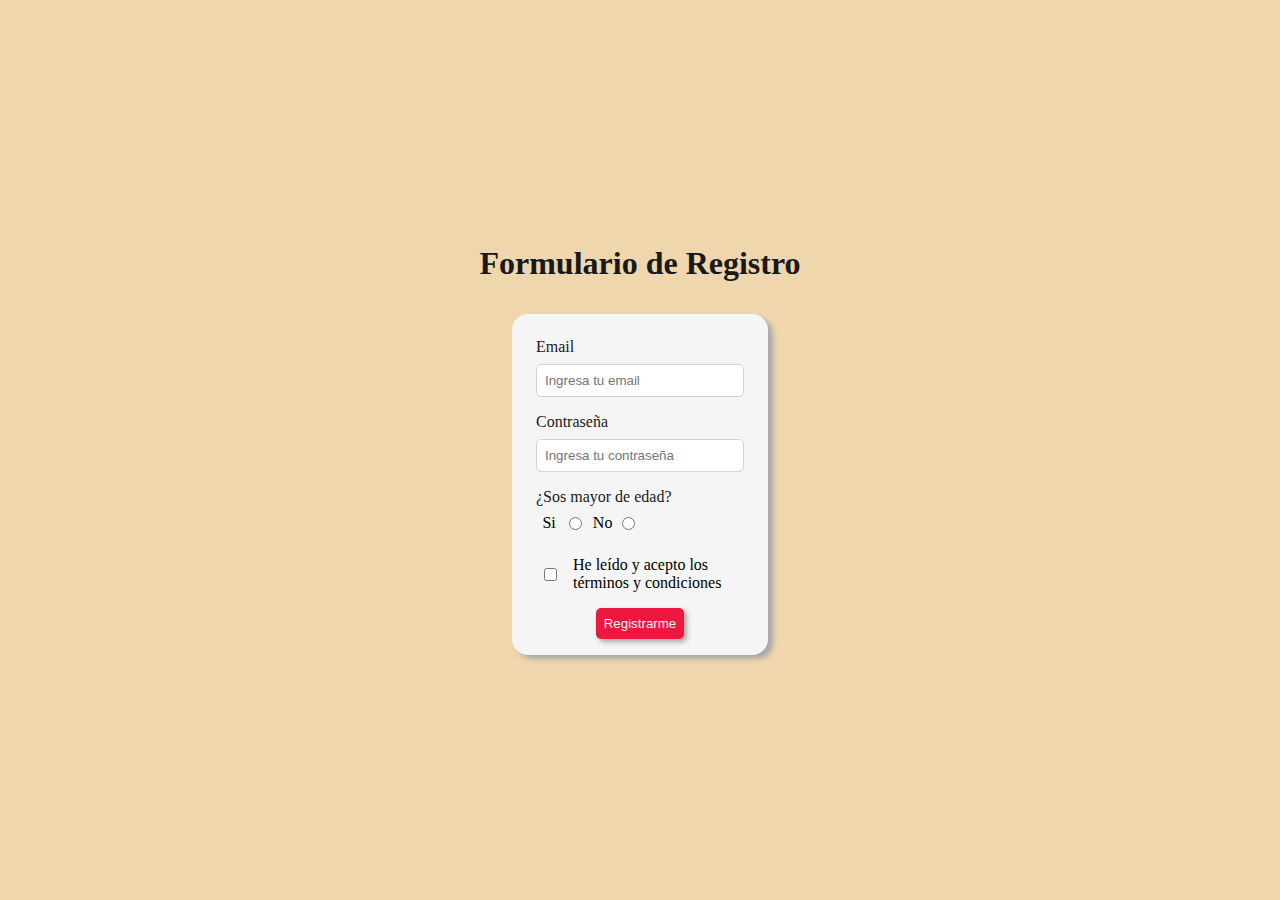
<file: Clase 11A/index.html>
<!DOCTYPE html>
<html lang="en">
  <head>
    <meta charset="UTF-8" />
    <meta http-equiv="X-UA-Compatible" content="IE=edge" />
    <meta name="viewport" content="width=device-width, initial-scale=1.0" />
    <title>Formulario JS</title>
    <link rel="stylesheet" href="./styles/styles.css" />
  </head>
  <body>
    <main>
      <h1>Formulario de Registro</h1>
      <form>
        <div class="input-container">
          <label for="email">Email</label>
          <input
            name="email"
            type="email"
            id="email-input"
            placeholder="Ingresa tu email"
          />
        </div>
        <div class="input-container">
          <label for="password">Contraseña</label>
          <input
            name="password"
            type="password"
            id="password-input"
            placeholder="Ingresa tu contraseña"
          />
        </div>
        <div class="input-container input-radio">
          <label for="legalAge">¿Sos mayor de edad?</label>
          <div class="horizontal-container">
            <div class="radio-container">
              <p>Si</p>
              <input
                name="legalAge"
                type="radio"
                value="true"
                class="age-input"
                id="age_yes"
              />
            </div>
            <div class="radio-container">
              <p>No</p>
              <input
                name="legalAge"
                type="radio"
                value="true"
                class="age-input"
                id="age_no"
              />
            </div>
          </div>
          <div class="input-container">
            <div class="horizontal-container tyc-container">
              <input name="termsAndConditions" type="checkbox" id="tyc-input" />
              <p>He leído y acepto los términos y condiciones</p>
            </div>
          </div>
        </div>
        <button class="register-btn" type="button">Registrarme</button>
      </form>
    </main>
    <script src="./scripts/index.js"></script>
  </body>
</html>
</file>
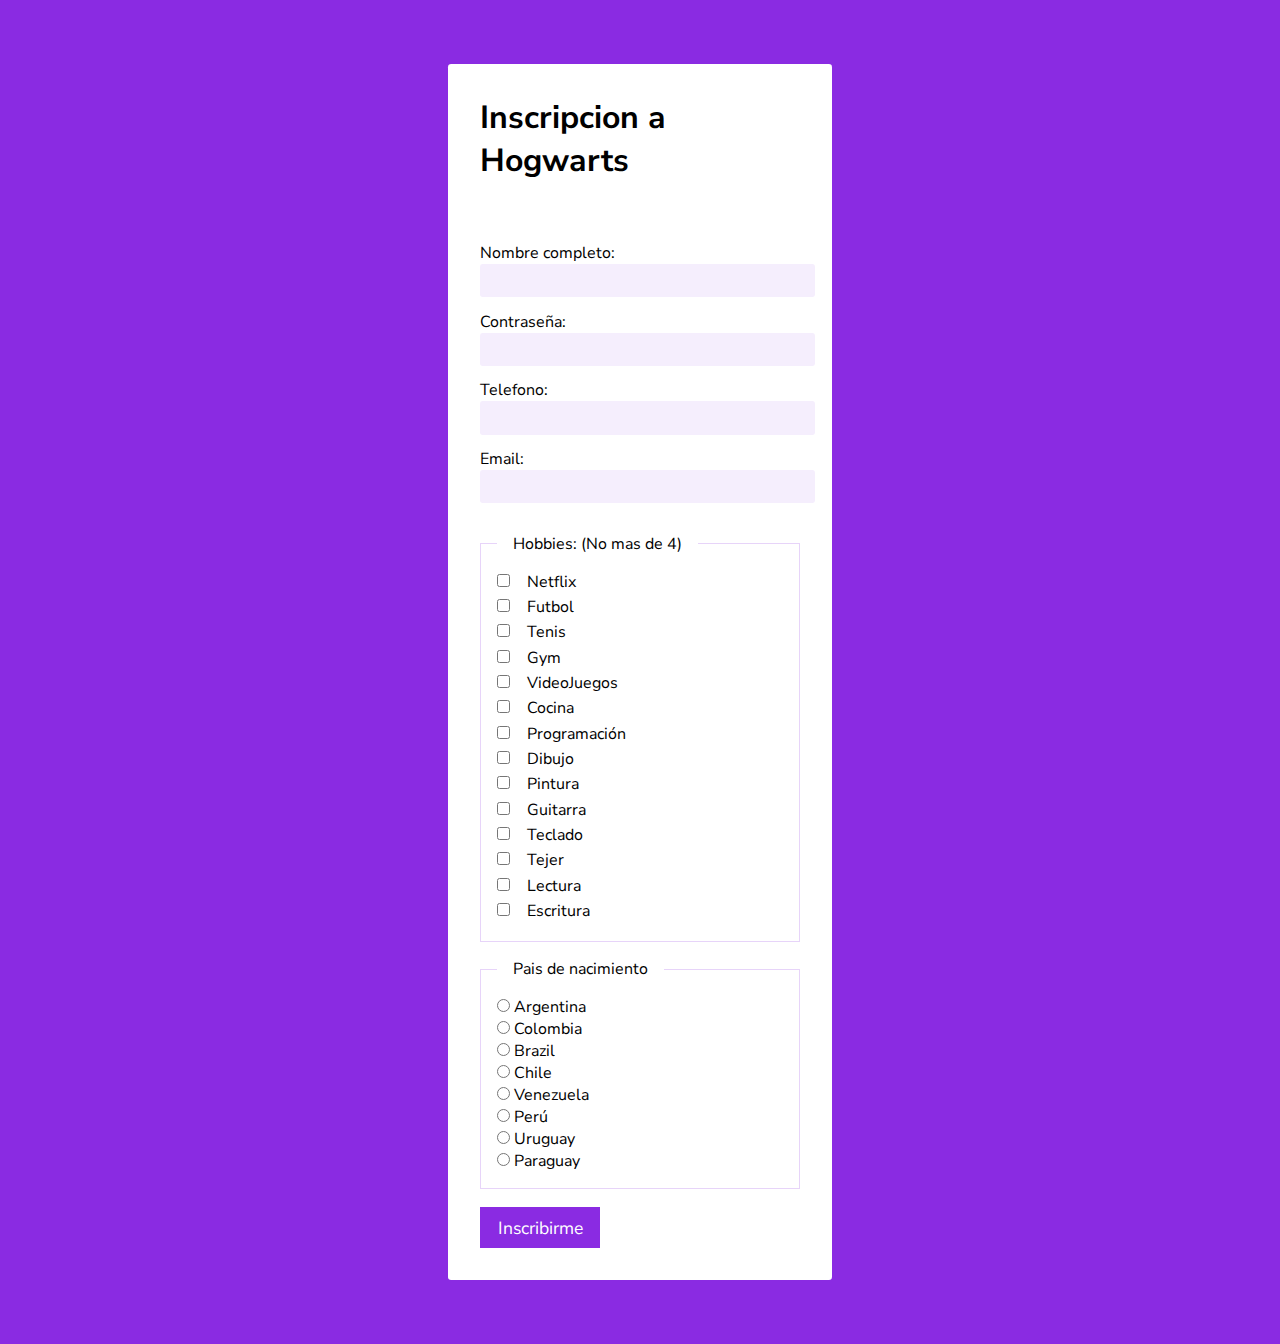
<file: Clase 12/index.html>
<!DOCTYPE html>
<html lang="en">

<head>
    <meta charset="UTF-8">
    <meta http-equiv="X-UA-Compatible" content="IE=edge">
    <meta name="viewport" content="width=device-width, initial-scale=1.0">
    <link rel="stylesheet" href="index.css">
    <title>Clase 11</title>
</head>

<body>

    <form>
        <h1>Inscripcion a Hogwarts</h1>
        <section class="errors">
        </section>
        <br>
        <br>
        <label>
      Nombre completo:
      <input type="text" class="error" name="nombre" id="nombre" autocomplete="off">
    </label>
        <label>
      Contraseña:
      <input type="password" name="pass" id="pass">
    </label>
        <label>
      Telefono:
      <input type="number" name="tel" id="tel">
    </label>
        <label>
      Email:
      <input type="email" name="email" id="email">
    </label>
        <fieldset>
            <legend>Hobbies: (No mas de 4)</legend>
            <label>
        <input type="checkbox" name="hobbies" id="hobbiesNetflix" value="Netflix">
        Netflix
      </label>
            <label>
        <input type="checkbox" name="hobbies" id="hobbiesFutbol" value="Futbol">
        Futbol
      </label>
            <label>
        <input type="checkbox" name="hobbies" id="hobbiesTenis" value="Tenis">
        Tenis
      </label>
            <label>
        <input type="checkbox" name="hobbies" id="hobbiesGym" value="Gym">
        Gym
      </label>
            <label>
        <input type="checkbox" name="hobbies" id="hobbiesVideoJuegos" value="VideoJuegos">
        VideoJuegos
      </label>
            <label>
        <input type="checkbox" name="hobbies" id="hobbiesCocina" value="Cocina">
        Cocina
      </label>
            <label>
        <input type="checkbox" name="hobbies" id="hobbiesProgramación" value="Programación">
        Programación
      </label>
            <label>
        <input type="checkbox" name="hobbies" id="hobbiesDibujo" value="Dibujo">
        Dibujo
      </label>
            <label>
        <input type="checkbox" name="hobbies" id="hobbiesPintura" value="Pintura">
        Pintura
      </label>
            <label>
        <input type="checkbox" name="hobbies" id="hobbiesGuitarra" value="Guitarra">
        Guitarra
      </label>
            <label>
        <input type="checkbox" name="hobbies" id="hobbiesTeclado" value="Teclado">
        Teclado
      </label>
            <label>
        <input type="checkbox" name="hobbies" id="hobbiesTejer" value="Tejer">
        Tejer
      </label>
            <label>
        <input type="checkbox" name="hobbies" id="Lectura" value="Lectura">
        Lectura
      </label>
            <label>
        <input type="checkbox" name="hobbies" id="hobbiesEscritura" value="Escritura">
        Escritura
      </label>
        </fieldset>

        <fieldset>
            <legend>Pais de nacimiento</legend>
            <label>
        <input type="radio" name="nacionalidad" id="nacionalidadArgentina">
        Argentina
      </label>
            <label>
        <input type="radio" name="nacionalidad" id="nacionalidadColombiana">
        Colombia
      </label>
            <label>
        <input type="radio" name="nacionalidad" id="nacionalidadBrazilera">
        Brazil
      </label>
            <label>
        <input type="radio" name="nacionalidad" id="nacionalidadChilena">
        Chile
      </label>
            <label>
        <input type="radio" name="nacionalidad" id="nacionalidadVenezolana">
        Venezuela
      </label>
            <label>
        <input type="radio" name="nacionalidad" id="nacionalidadPerú">
        Perú
      </label>
            <label>
        <input type="radio" name="nacionalidad" id="nacionalidadUruguay">
        Uruguay
      </label>
            <label>
        <input type="radio" name="nacionalidad" id="nacionalidadParaguay">
        Paraguay
      </label>
        </fieldset>

        <button>Inscribirme</button>
    </form>

    <script src="index.js"></script>
</body>

</html>
</file>
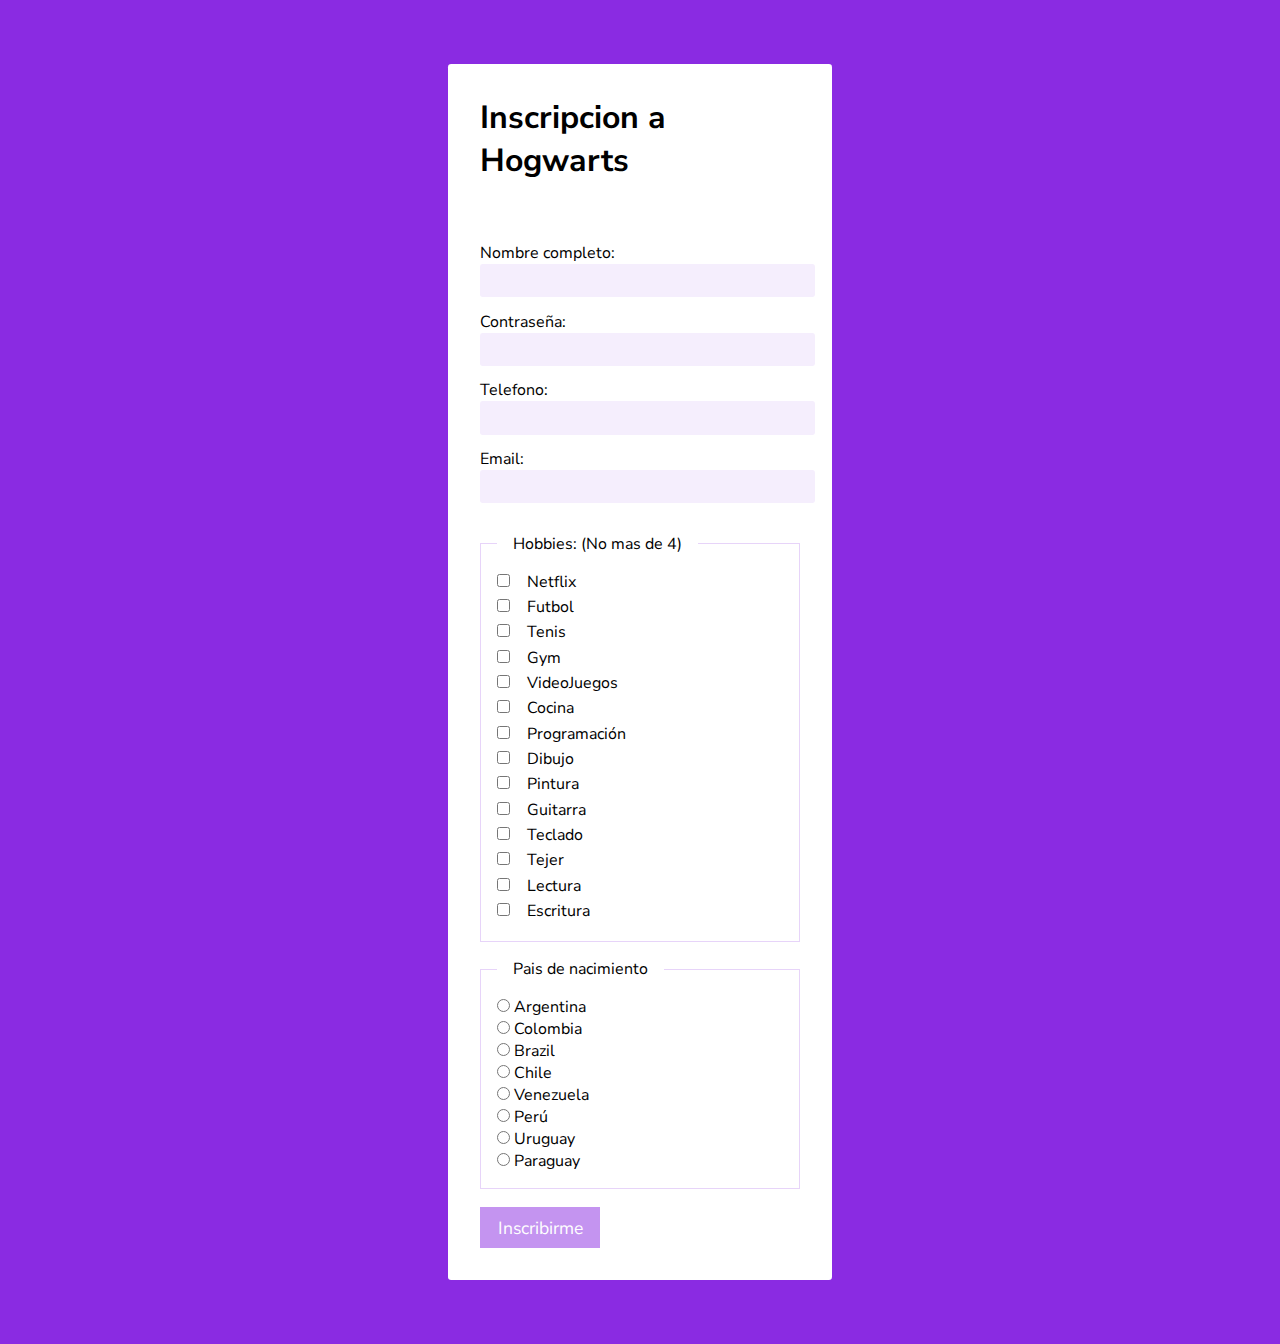
<file: Clase 13/index.html>
<!DOCTYPE html>
<html lang="en">

<head>
    <meta charset="UTF-8">
    <meta http-equiv="X-UA-Compatible" content="IE=edge">
    <meta name="viewport" content="width=device-width, initial-scale=1.0">
    <link rel="stylesheet" href="index.css">
    <title>Clase 11</title>
</head>

<body>

    <form>
        <h1>Inscripcion a Hogwarts</h1>
        <section class="errors">
        </section>
        <br>
        <br>
        <label>
      Nombre completo:
      <input type="text" class="error" name="nombre" id="nombre" autocomplete="off">
    </label>
        <label>
      Contraseña:
      <input type="password" name="pass" id="pass">
    </label>
        <label>
      Telefono:
      <input type="number" name="tel" id="tel">
    </label>
        <label>
      Email:
      <input type="email" name="email" id="email">
    </label>
        <fieldset>
            <legend>Hobbies: (No mas de 4)</legend>
            <label>
        <input type="checkbox" name="hobbies" id="hobbiesNetflix" value="Netflix">
        Netflix
      </label>
            <label>
        <input type="checkbox" name="hobbies" id="hobbiesFutbol" value="Futbol">
        Futbol
      </label>
            <label>
        <input type="checkbox" name="hobbies" id="hobbiesTenis" value="Tenis">
        Tenis
      </label>
            <label>
        <input type="checkbox" name="hobbies" id="hobbiesGym" value="Gym">
        Gym
      </label>
            <label>
        <input type="checkbox" name="hobbies" id="hobbiesVideoJuegos" value="VideoJuegos">
        VideoJuegos
      </label>
            <label>
        <input type="checkbox" name="hobbies" id="hobbiesCocina" value="Cocina">
        Cocina
      </label>
            <label>
        <input type="checkbox" name="hobbies" id="hobbiesProgramación" value="Programación">
        Programación
      </label>
            <label>
        <input type="checkbox" name="hobbies" id="hobbiesDibujo" value="Dibujo">
        Dibujo
      </label>
            <label>
        <input type="checkbox" name="hobbies" id="hobbiesPintura" value="Pintura">
        Pintura
      </label>
            <label>
        <input type="checkbox" name="hobbies" id="hobbiesGuitarra" value="Guitarra">
        Guitarra
      </label>
            <label>
        <input type="checkbox" name="hobbies" id="hobbiesTeclado" value="Teclado">
        Teclado
      </label>
            <label>
        <input type="checkbox" name="hobbies" id="hobbiesTejer" value="Tejer">
        Tejer
      </label>
            <label>
        <input type="checkbox" name="hobbies" id="Lectura" value="Lectura">
        Lectura
      </label>
            <label>
        <input type="checkbox" name="hobbies" id="hobbiesEscritura" value="Escritura">
        Escritura
      </label>
        </fieldset>

        <fieldset>
            <legend>Pais de nacimiento</legend>
            <label>
        <input type="radio" name="nacionalidad" id="nacionalidadArgentina">
        Argentina
      </label>
            <label>
        <input type="radio" name="nacionalidad" id="nacionalidadColombiana">
        Colombia
      </label>
            <label>
        <input type="radio" name="nacionalidad" id="nacionalidadBrazilera">
        Brazil
      </label>
            <label>
        <input type="radio" name="nacionalidad" id="nacionalidadChilena">
        Chile
      </label>
            <label>
        <input type="radio" name="nacionalidad" id="nacionalidadVenezolana">
        Venezuela
      </label>
            <label>
        <input type="radio" name="nacionalidad" id="nacionalidadPerú">
        Perú
      </label>
            <label>
        <input type="radio" name="nacionalidad" id="nacionalidadUruguay">
        Uruguay
      </label>
            <label>
        <input type="radio" name="nacionalidad" id="nacionalidadParaguay">
        Paraguay
      </label>
        </fieldset>

        <button disabled>Inscribirme</button>
    </form>

    <script src="index.js"></script>
</body>

</html>
</file>
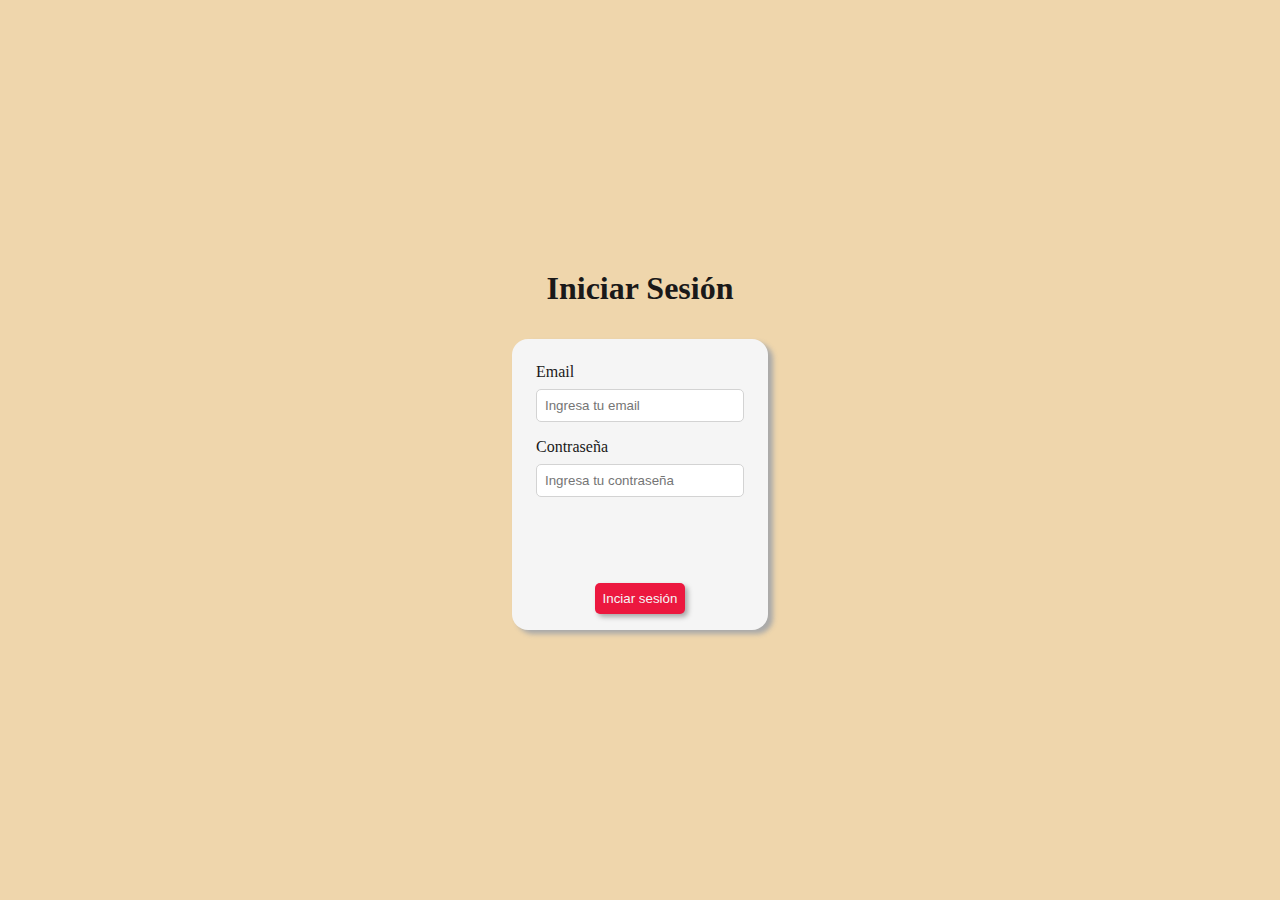
<file: Clase 13A/index.html>
<!DOCTYPE html>
<html lang="en">
  <head>
    <meta charset="UTF-8" />
    <meta http-equiv="X-UA-Compatible" content="IE=edge" />
    <meta name="viewport" content="width=device-width, initial-scale=1.0" />
    <title>Formulario JS</title>
    <link rel="stylesheet" href="./styles/styles.css" />
  </head>
  <body>
    <main>
      <h1>Iniciar Sesión</h1>
      <form>
        <div class="input-container">
          <label for="email">Email</label>
          <input
            name="email"
            type="email"
            id="email-input"
            placeholder="Ingresa tu email"
          />
        </div>
        <div class="input-container">
          <label for="password">Contraseña</label>
          <input
            name="password"
            type="password"
            id="password-input"
            placeholder="Ingresa tu contraseña"
          />
        </div>
        <div id="status-container">
          <div id="loader" class="hidden">Iniciando Sesión...</div>
          <div id="error-container" class="hidden"></div>
        </div>
        <button class="login-btn" type="button">Inciar sesión</button>
      </form>
    </main>
    <script src="./scripts/index.js"></script>
  </body>
</html>
</file>
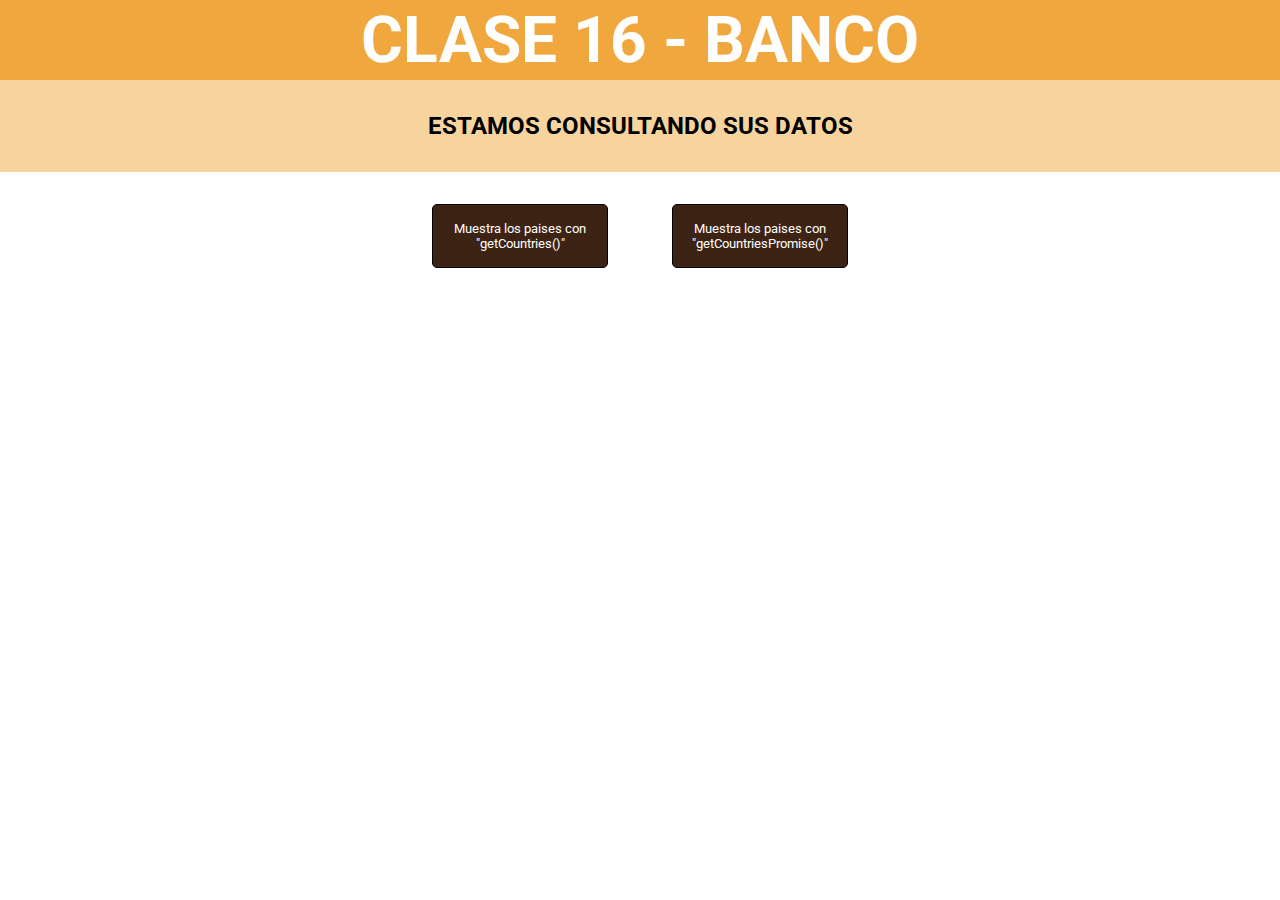
<file: Clase 14/index.html>
<!DOCTYPE html>
<html lang="en">
<head>
    <meta charset="UTF-8">
    <meta http-equiv="X-UA-Compatible" content="IE=edge">
    <meta name="viewport" content="width=device-width, initial-scale=1.0">
    <title>Clase 16</title>
    <link rel="stylesheet" href="css/style.css">
</head>
<body>
    <h1>Clase 16 - Banco</h1>
    <main>
        <h5>Estamos consultando sus datos</h5>
        <div class="bancaMobile">
            <div>
                <button class="getCountries">Muestra los paises con "getCountries()"</button>
                <ul class="getCountriesList">
                </ul>
            </div>
            <div>
                <button class="getCountriesPromise">Muestra los paises con "getCountriesPromise()"</button>
                <ul class="getCountriesPromiseList">
                </ul>
            </div>
        </div>
    </main>
    <script src="scripts/api.js"></script>
    <script src="scripts/api-async.js"></script>
    <script src="scripts/api-promise.js"></script>
    <script src="scripts/index.js"></script>
</body>
</html>
</file>
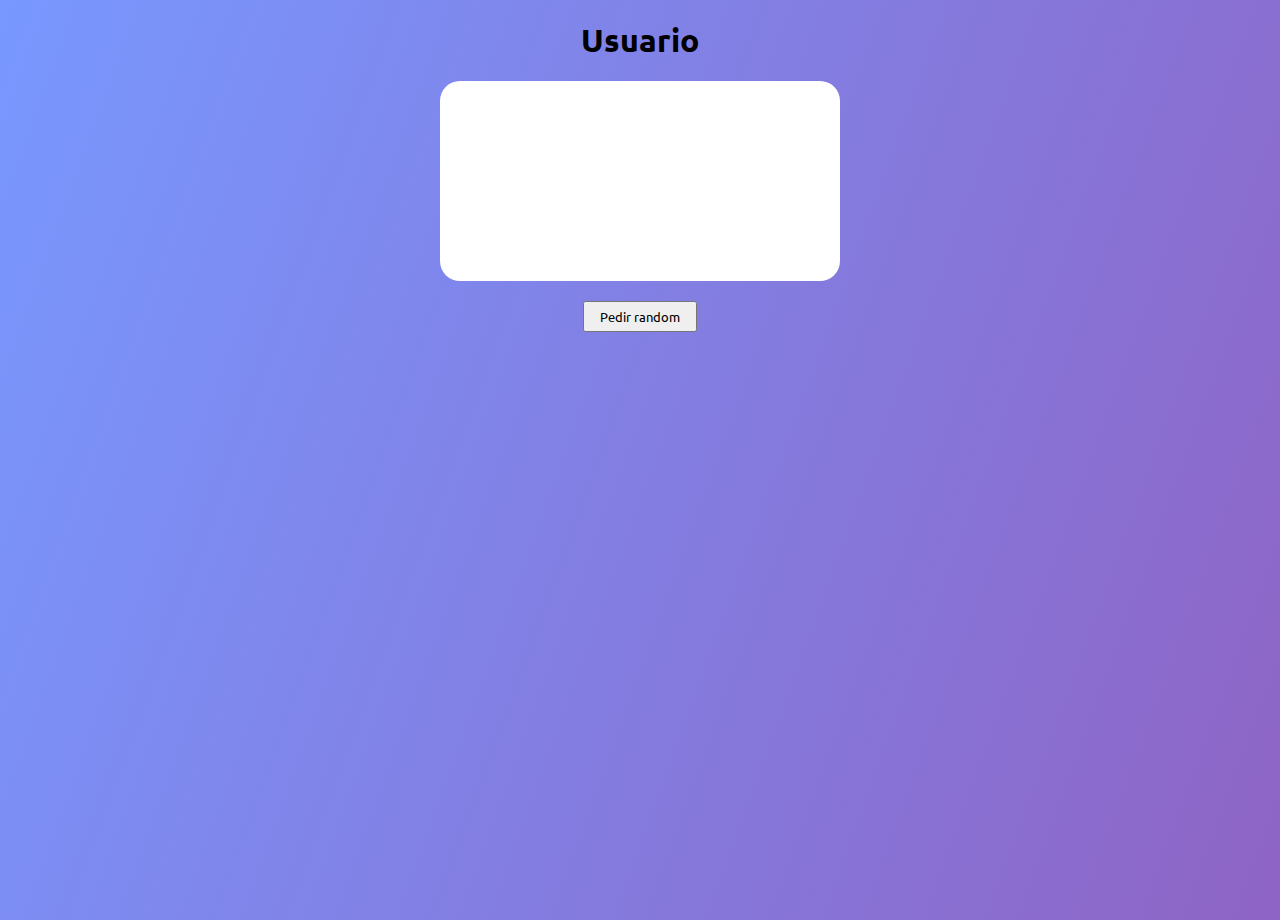
<file: Clase 17/index.html>
<!DOCTYPE html>
<html lang="es">
<head>
    <meta charset="UTF-8">
    <meta http-equiv="X-UA-Compatible" content="IE=edge">
    <meta name="viewport" content="width=device-width, initial-scale=1.0">
    <title>Promesas Usuario</title>
    <link rel="stylesheet" href="./css/styles.css">
</head>
<body>
    <h1>Usuario</h1>

    <main>
        <div class="tarjeta">
            
        </div>
        <div class="btnContainer">
            <button id="random">Pedir random</button>
        </div>
    </main>    

    <script src="./js/index.js"></script>
</body>
</html>
</file>
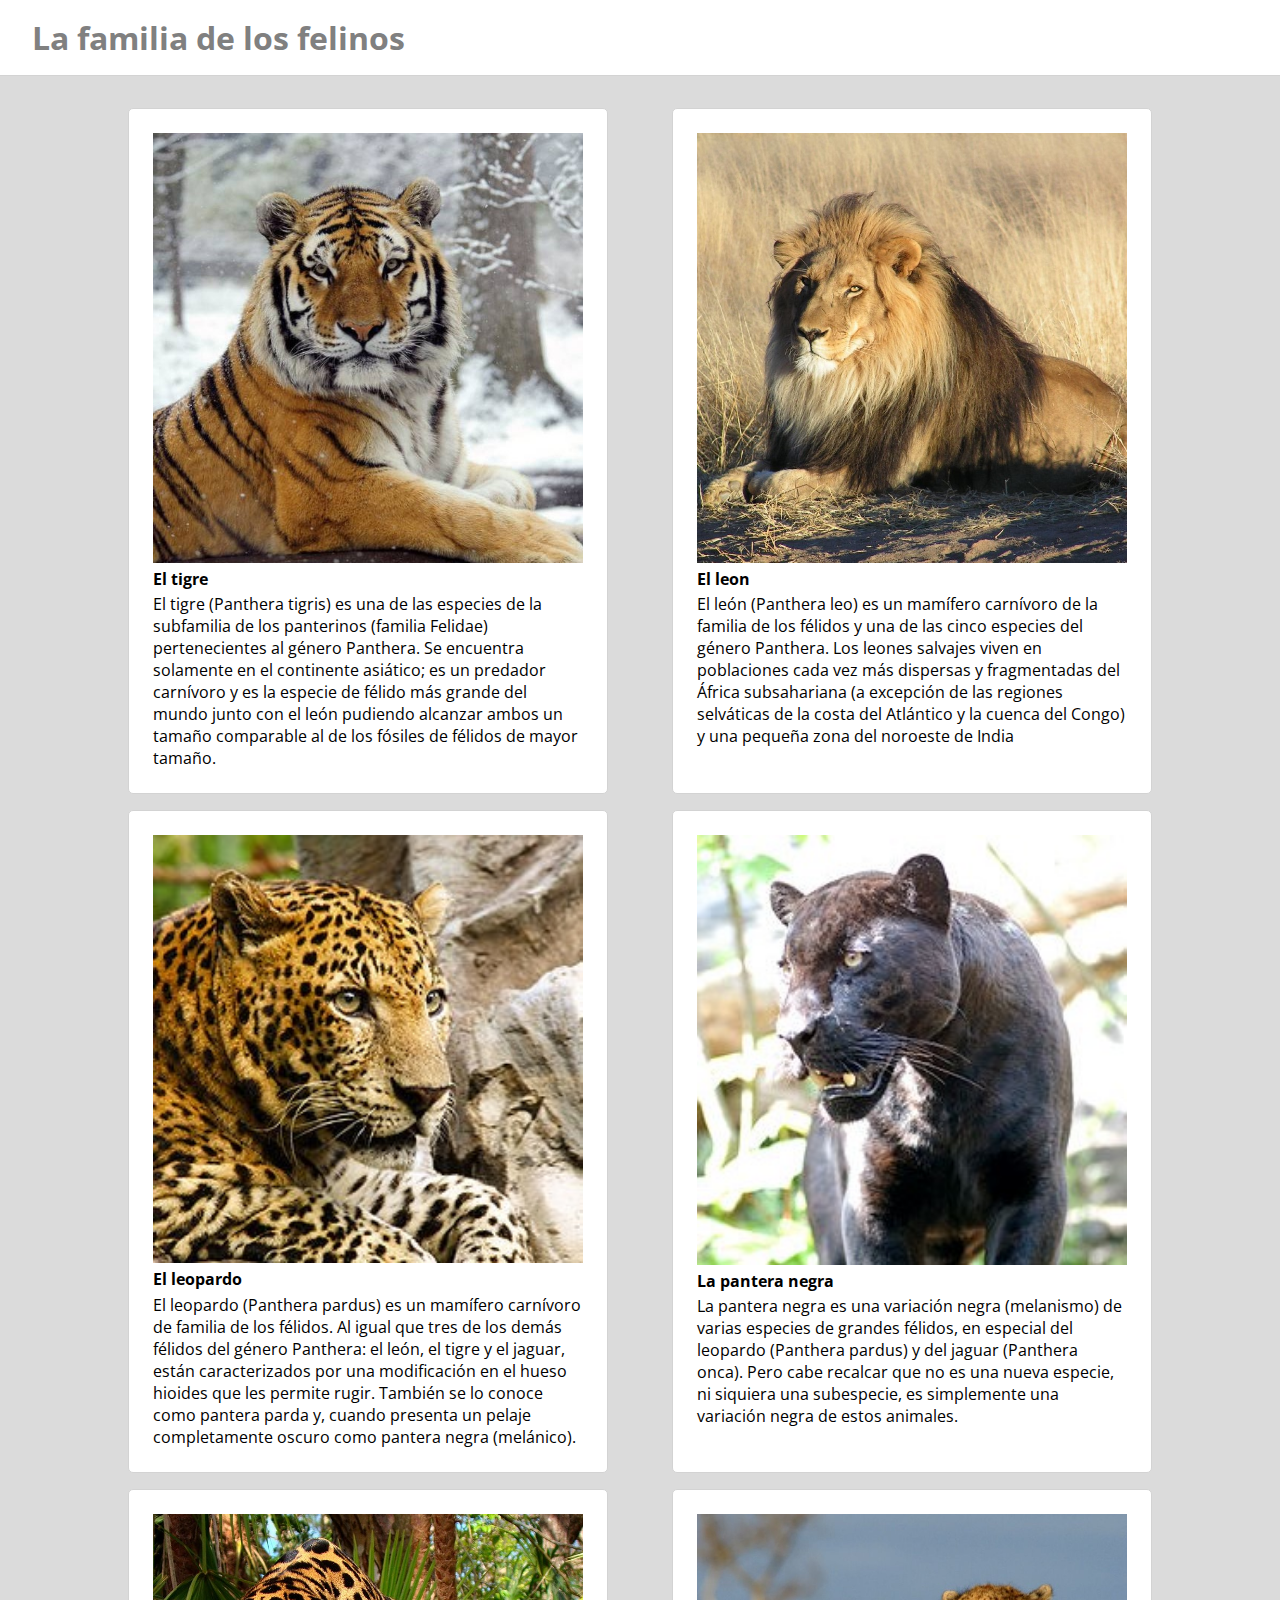
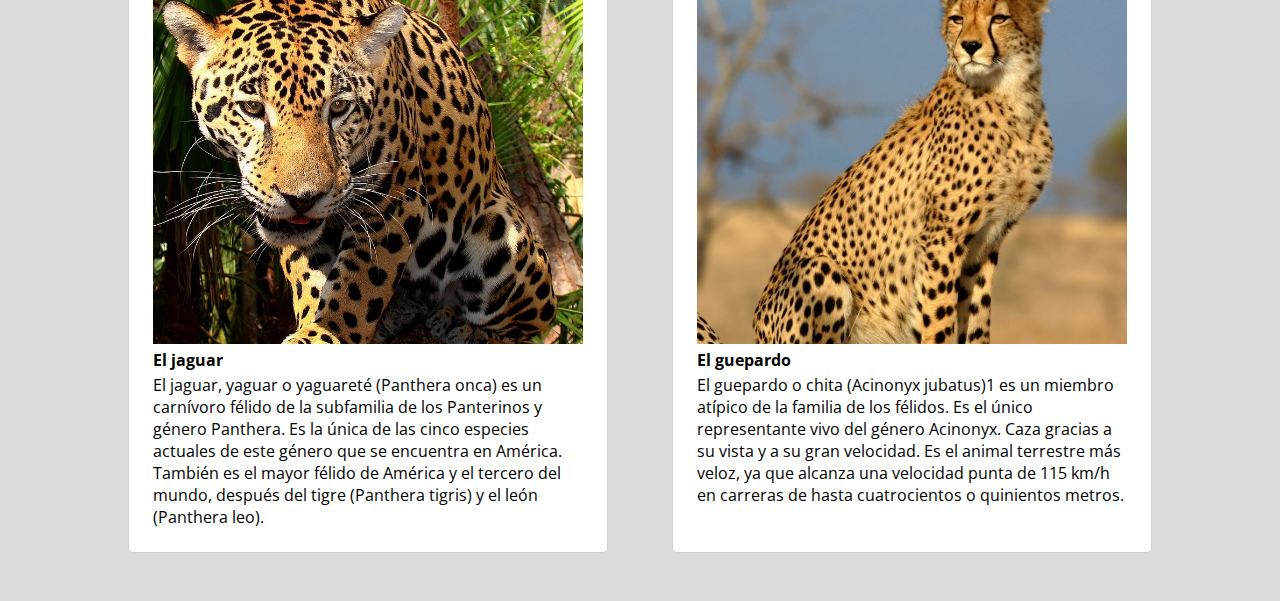
<file: Clase 7S/index.html>
<!DOCTYPE html>
<html lang="es">

<head>
  <meta charset="UTF-8">
  <meta http-equiv="X-UA-Compatible" content="IE=edge">
  <meta name="viewport" content="width=device-width, initial-scale=1.0">
  <link rel="stylesheet" href="styles.css">
  <title>Clase 7</title>
</head>

<body class="dark">

  <h1>La familia de los felinos</h1>

  <div class="contenedor">
    <!--Commented html for dynamic html creation, if you want the non dynamic version, uncomment this div bellow and comment both dynamic parts on script file-->
    <!--
      <div class="item">
        <img src="./imagenes/tiger.jpg">
        <h2>El tigre</h2>
        <p>
          El tigre (Panthera tigris) es una de las especies​ de la subfamilia de los panterinos (familia Felidae)
          pertenecientes al género Panthera. Se encuentra solamente en el continente asiático; es un predador carnívoro y
          es
          la especie de félido más grande del mundo junto con el león pudiendo alcanzar ambos un tamaño comparable al de
          los
          fósiles de félidos de mayor tamaño.
        </p>
      </div>
      <div class="item">
        <img src="./imagenes/leon.jpg">
        <h2>El leon</h2>
        <p>
          El león (Panthera leo) es un mamífero carnívoro de la familia de los félidos y una de las cinco especies del
          género Panthera. Los leones salvajes viven en poblaciones cada vez más dispersas y fragmentadas del África
          subsahariana (a excepción de las regiones selváticas de la costa del Atlántico y la cuenca del Congo) y una
          pequeña zona del noroeste de India
        </p>
      </div>
      <div class="item">
        <img src="./imagenes/leopardo.jpg">
        <h2>El leopardo</h2>
        <p>
          El leopardo (Panthera pardus) es un mamífero carnívoro de familia de los félidos. Al igual que tres de los demás
          félidos del género Panthera: el león, el tigre y el jaguar, están caracterizados por una modificación en el
          hueso hioides que les permite rugir. También se lo conoce como pantera parda y, cuando presenta un pelaje
        completamente oscuro como pantera negra (melánico).
      </p>
    </div>
    <div class="item">
      <img src="./imagenes/pantera-negra.jpg">
      <h2>La pantera negra</h2>
      <p>
        La pantera negra es una variación negra (melanismo) de varias especies de grandes félidos, en especial del
        leopardo (Panthera pardus) y del jaguar (Panthera onca). Pero cabe recalcar que no es una nueva especie, ni
        siquiera una subespecie, es simplemente una variación negra de estos animales.
      </p>
    </div>
    <div class="item">
      <img src="./imagenes/jaguar.jpg">
      <h2>El jaguar</h2>
      <p>
        El jaguar, yaguar o yaguareté (Panthera onca) es un carnívoro félido de la subfamilia de los Panterinos y
        género Panthera. Es la única de las cinco especies actuales de este género que se encuentra en América. También
        es el mayor félido de América y el tercero del mundo, después del tigre (Panthera tigris) y el león (Panthera
        leo).
      </p>
    </div>
    <div class="item">
      <img src="./imagenes/chita.jpg">
      <h2>El guepardo</h2>
      <p>
        El guepardo o chita (Acinonyx jubatus)1​ es un miembro atípico de la familia de los félidos. Es el único
        representante vivo del género Acinonyx. Caza gracias a su vista y a su gran velocidad. Es el animal terrestre
        más veloz, ya que alcanza una velocidad punta de 115 km/h en carreras de hasta cuatrocientos o quinientos
        metros.
      </p>
    </div>
  </div>
-->
  <script src="scripts/scripts.js"></script>
</body>

</html>
</file>
<file: Clase 11A/styles/styles.css>
* {
  margin: 0;
  padding: 0;
  box-sizing: border-box;
}

body {
  width: 100%;
  height: 100vh;
}

h1 {
  color: rgb(26, 25, 25);
}

main {
  width: 100%;
  height: 100%;
  background-color: #efd6ac;
  display: flex;
  justify-content: center;
  align-items: center;
  flex-direction: column;
}

form {
  width: 20%;
  background-color: whitesmoke;
  padding: 1rem;
  border-radius: 16px;
  display: flex;
  flex-direction: column;
  justify-content: center;
  align-items: center;
  box-shadow: 5px 4px 5px darkgray;
  margin-top: 2rem;
}

input {
  padding: 0.5rem;
  border-radius: 5px;
  border: 1px solid lightgrey;
}

.input-container {
  width: 100%;
  display: flex;
  flex-direction: column;
  padding: 0.5rem;
}

.input-container label {
  margin-bottom: 0.5rem;
  color: rgb(26, 25, 25);
}

.horizontal-container {
  display: flex;
  flex-direction: row;
}

.radio-container {
  display: flex;
  width: 25%;
  justify-content: space-around;
  align-items: center;
}

.tyc-container {
  align-items: center;
  justify-content: space-around;
  margin-top: 1rem;
}

.tyc-container p {
  margin-left: 1rem;
}

.register-btn {
  padding: 0.5rem;
  border-radius: 5px;
  background-color: #ec183f;
  color: whitesmoke;
  border: none;
  box-shadow: 3px 3px 5px darkgray;
}

.register-btn:hover {
  cursor: pointer;
  background-color: #c21736;
}

.register-btn:active {
  box-shadow: none;
}
</file>
<file: Clase 12/index.css>
@import url('https://fonts.googleapis.com/css2?family=Nunito+Sans:wght@200;400&display=swap');
* {
    margin: 0;
    padding: 0;
    font-family: 'Nunito Sans', sans-serif;
}

body {
    display: flex;
    min-height: 100vh;
    background-color: blueviolet;
}

form {
    background-color: white;
    width: 30vw;
    height: fit-content;
    padding: 2em;
    margin: 4em 35vw;
    border-radius: .2em;
}

h1 {
    margin-bottom: .5em;
}

input:not([type=checkbox]):not([type=radio]) {
    position: relative;
    width: 100%;
    padding: .5em;
    border-radius: .2em;
    border: 1px solid transparent;
    background-color: rgba(137, 43, 226, 0.082);
    margin-bottom: 1em;
}


/* input.error:not([type=checkbox]):not([type=radio]) {
    border: 1px solid red;
} */

fieldset {
    display: flex;
    flex-wrap: wrap;
    width: 100%;
    border: none;
    border: 1px solid rgba(137, 43, 226, 0.205);
    margin-top: 1em;
    box-sizing: border-box;
    padding: 1em;
}

fieldset legend {
    padding: 0 1em;
}

fieldset label {
    display: block;
    width: 9em;
}

input[type=checkbox] {
    margin-right: 1em;
    margin-bottom: .7em;
}

button {
    background-color: blueviolet;
    color: white;
    font-size: 1.1em;
    padding: .5em 1em;
    border: none;
    margin-top: 1em;
}

button:disabled {
    opacity: .5;
    cursor: not-allowed;
}

.sizeXL {
    font-size: 30px;
}

.red {
    color: red;
}

.errors {
    color: red;
}
</file>
<file: Clase 13/index.css>
@import url('https://fonts.googleapis.com/css2?family=Nunito+Sans:wght@200;400&display=swap');
* {
    margin: 0;
    padding: 0;
    font-family: 'Nunito Sans', sans-serif;
}

body {
    display: flex;
    min-height: 100vh;
    background-color: blueviolet;
}

form {
    background-color: white;
    width: 30vw;
    height: fit-content;
    padding: 2em;
    margin: 4em 35vw;
    border-radius: .2em;
}

h1 {
    margin-bottom: .5em;
}

input:not([type=checkbox]):not([type=radio]) {
    position: relative;
    width: 100%;
    padding: .5em;
    border-radius: .2em;
    border: 1px solid transparent;
    background-color: rgba(137, 43, 226, 0.082);
    margin-bottom: 1em;
}


/* input.error:not([type=checkbox]):not([type=radio]) {
    border: 1px solid red;
} */

fieldset {
    display: flex;
    flex-wrap: wrap;
    width: 100%;
    border: none;
    border: 1px solid rgba(137, 43, 226, 0.205);
    margin-top: 1em;
    box-sizing: border-box;
    padding: 1em;
}

fieldset legend {
    padding: 0 1em;
}

fieldset label {
    display: block;
    width: 9em;
}

input[type=checkbox] {
    margin-right: 1em;
    margin-bottom: .7em;
}

button {
    background-color: blueviolet;
    color: white;
    font-size: 1.1em;
    padding: .5em 1em;
    border: none;
    margin-top: 1em;
}

button:disabled {
    opacity: .5;
    cursor: not-allowed;
}

.sizeXL {
    font-size: 30px;
}

.red {
    color: red;
}

.errors {
    color: red;
}
</file>
<file: Clase 13A/styles/styles.css>
* {
  margin: 0;
  padding: 0;
  box-sizing: border-box;
}

body {
  width: 100%;
  height: 100vh;
}

h1 {
  color: rgb(26, 25, 25);
}

main {
  width: 100%;
  height: 100%;
  background-color: #efd6ac;
  display: flex;
  justify-content: center;
  align-items: center;
  flex-direction: column;
}

form {
  width: 20%;
  background-color: whitesmoke;
  padding: 1rem;
  border-radius: 16px;
  display: flex;
  flex-direction: column;
  justify-content: center;
  align-items: center;
  box-shadow: 5px 4px 5px darkgray;
  margin-top: 2rem;
}

input {
  padding: 0.5rem;
  border-radius: 5px;
  border: 1px solid lightgrey;
}

.input-container {
  width: 100%;
  display: flex;
  flex-direction: column;
  padding: 0.5rem;
}

.input-container label {
  margin-bottom: 0.5rem;
  color: rgb(26, 25, 25);
}

.login-btn {
  padding: 0.5rem;
  border-radius: 5px;
  background-color: #ec183f;
  color: whitesmoke;
  border: none;
  box-shadow: 3px 3px 5px darkgray;
  margin-top: 1rem;
}

.login-btn:hover {
  cursor: pointer;
  background-color: #c21736;
}

.login-btn:active {
  box-shadow: none;
}

#status-container {
  height: 30px;
  margin: 1rem auto;
}

#error-container {
  width: 100%;
  display: flex;
}

small {
  color: #c21736;
  font-weight: 700;
  text-align: center;
}

.hidden {
  display: none !important;
}
</file>
<file: Clase 14/css/style.css>
@import url('https://fonts.googleapis.com/css2?family=Roboto:wght@100;300;400&display=swap');

*{
    box-sizing: border-box;
    padding: 0;
    margin: 0;
    font-family: 'Roboto', sans-serif;
}

h1{
    height: 5rem;
    font-size: 4rem;
    text-transform: uppercase;
    color: white;
    background-color: #F0A83E;
    display: flex;
    justify-content: center;
    align-items: center;
}

main{
    display: flex;
    flex-direction: column;
    align-items: center;
}

h5{
    width: 100%;
    padding: 2rem;
    font-size: 1.5rem;
    text-align: center;
    text-transform: uppercase;
    background-color: rgb(240, 168, 62, 0.5);
}

main div{
    display: flex;
    flex-direction: row;
}

button{
    width: 11rem;
    color: white;
    background-color: #3C2313;
    border: black 1px solid;
    border-radius: 5px;
    padding: 1rem;
    margin: 2rem;
}

button:hover{
    background-color: rgb(60, 35, 19, 0.5);
}

.bancaMobile div{
    display: flex;
    flex-direction: column;
    align-items: center;
}

.bancaMobile ul{
    display: flex;
    flex-direction: column;
    align-items: center;
}

ul{
    list-style-type: none;
}

li{
    margin: 5px
}
</file>
<file: Clase 17/css/styles.css>
@import url('https://fonts.googleapis.com/css2?family=Ubuntu:wght@300;400;700&display=swap');

:root {
    --primary: #7898FF;
    --secondary: #8E64C5;
    --app-grey: #F2F2F2;
  }

*{
    padding: 0;
    margin: 0;
    box-sizing: border-box;
    font-family: 'Ubuntu', sans-serif;
}

body{
background: linear-gradient(110deg, var(--primary), var(--secondary));
height: 100vh;
}

h1{
  text-align: center;
  margin: 20px 0;
}

.tarjeta{
  background-color: white;
  border-radius: 20px;
  margin: 0 auto;
  height: 200px;
  width: 50%;
  max-width: 400px;
  display: flex;
  flex-direction: column;
  justify-content: space-evenly;
  align-items: center;
}

.btnContainer{
  padding: 20px 0;
  text-align: center;
}
.btnContainer button{
  padding: 5px 15px;
}
</file>
<file: Clase 7S/styles.css>
@import url('https://fonts.googleapis.com/css2?family=Open+Sans:wght@300;400&display=swap');

* {
  margin: 0;
  padding: 0;
  font-family: 'Open Sans', sans-serif;
}

body {
  background-color: rgb(219, 219, 219);
}

h1 {
  padding: .5em 1em;
  background-color: white;
  border-bottom: 1px solid lightgrey;
  color: grey;
}

.contenedor {
  display: flex;
  flex-wrap: wrap;
  justify-content: space-between;
  width: 80%;
  margin: 2em 10%;
}

.item {
  width: 30em;
  background-color: white;
  box-sizing: border-box;
  padding: 1.5em;
  margin-bottom: 1em;
  border-radius: 5px;
  border: 1px solid lightgray;
}

.item img {
  width: 100%;
}

.item h2 {
  font-size: 1em;
  margin-bottom: .2em;
}


/* estilos para tema oscuro ---------------------------------------------------------------------------------------------- */
/* los suigientes estilos son los que usaremos para aplicar el modo oscuro, ustedes deberán modificar los selectores para
poder resolver el ejercicio */



/*El color de fondo */
.dark{
  background-color: rgb(39, 39, 39);
}

/*las modificaciones al titulo 'la familia de los felinos*/
.dark h1{ 
  background-color: rgb(19, 19, 19);
  color: rgb(170, 170, 170);
  border-color: black;
}


/*las modificaciones a los items*/
.dark .item{
  background-color: rgb(19, 19, 19);
  border-color: black;
}

/*las modificaciones a los textos de los items y los titulos de ellos*/
.dark h2, .dark p{
  color: rgb(230, 230, 230);
}
</file>
